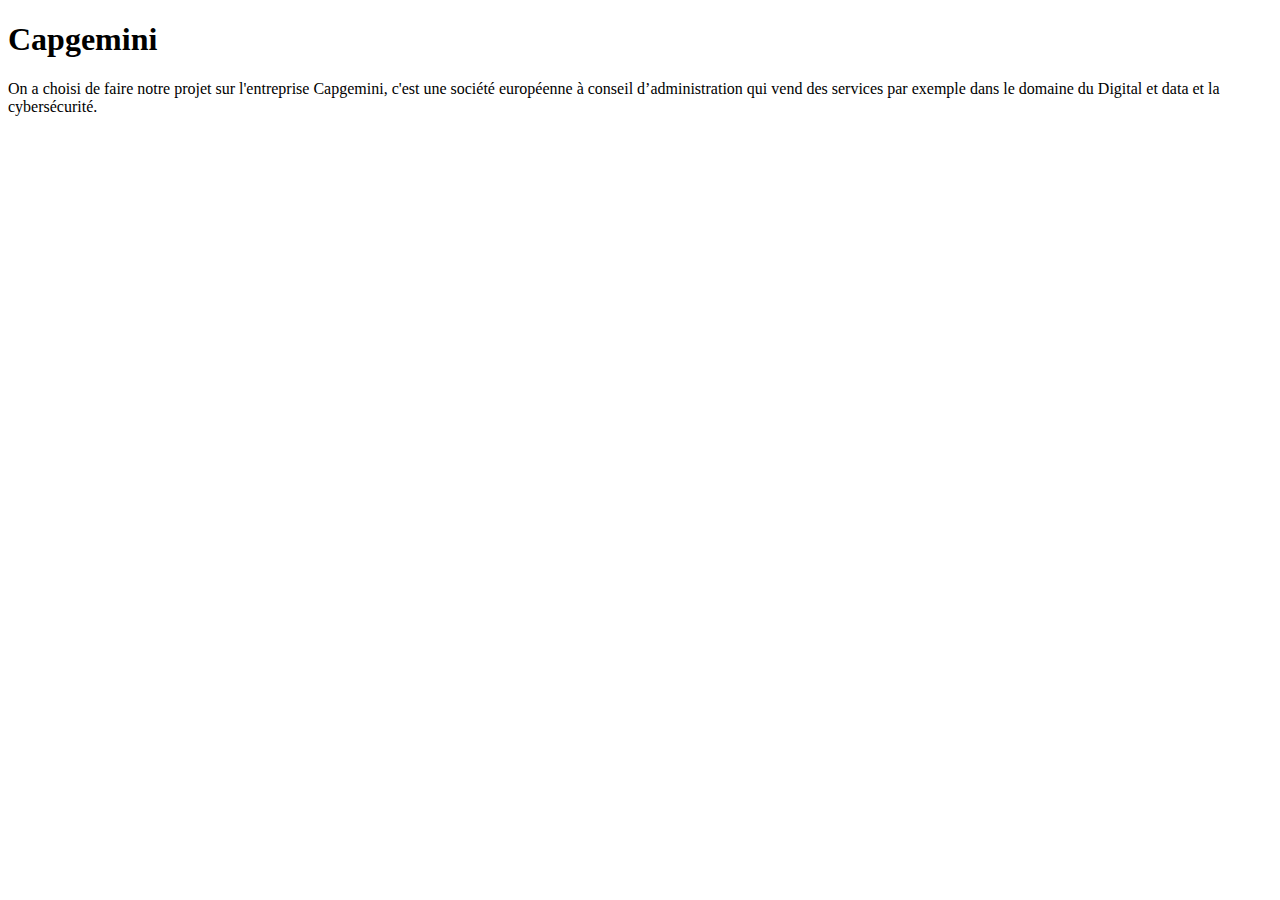
<file: index.html>
<!DOCTYPE html>
<html lang="en">
<head>
    <meta charset="UTF-8">
    <meta http-equiv="X-UA-Compatible" content="IE=edge">
    <meta name="viewport" content="width=device-width, initial-scale=1.0">
    <title>SAE06_Capgemini</title>
    <link rel="icon" type="image/x-icon" href="favicon.ico">
</head>
<body>
    <h1>Capgemini</h1>
    <p>
        On a choisi de faire notre projet sur l'entreprise Capgemini, c'est une société européenne à conseil d’administration qui vend des services par exemple dans le domaine du Digital et data et la cybersécurité.
    </p>
</body>
</html>
</file>
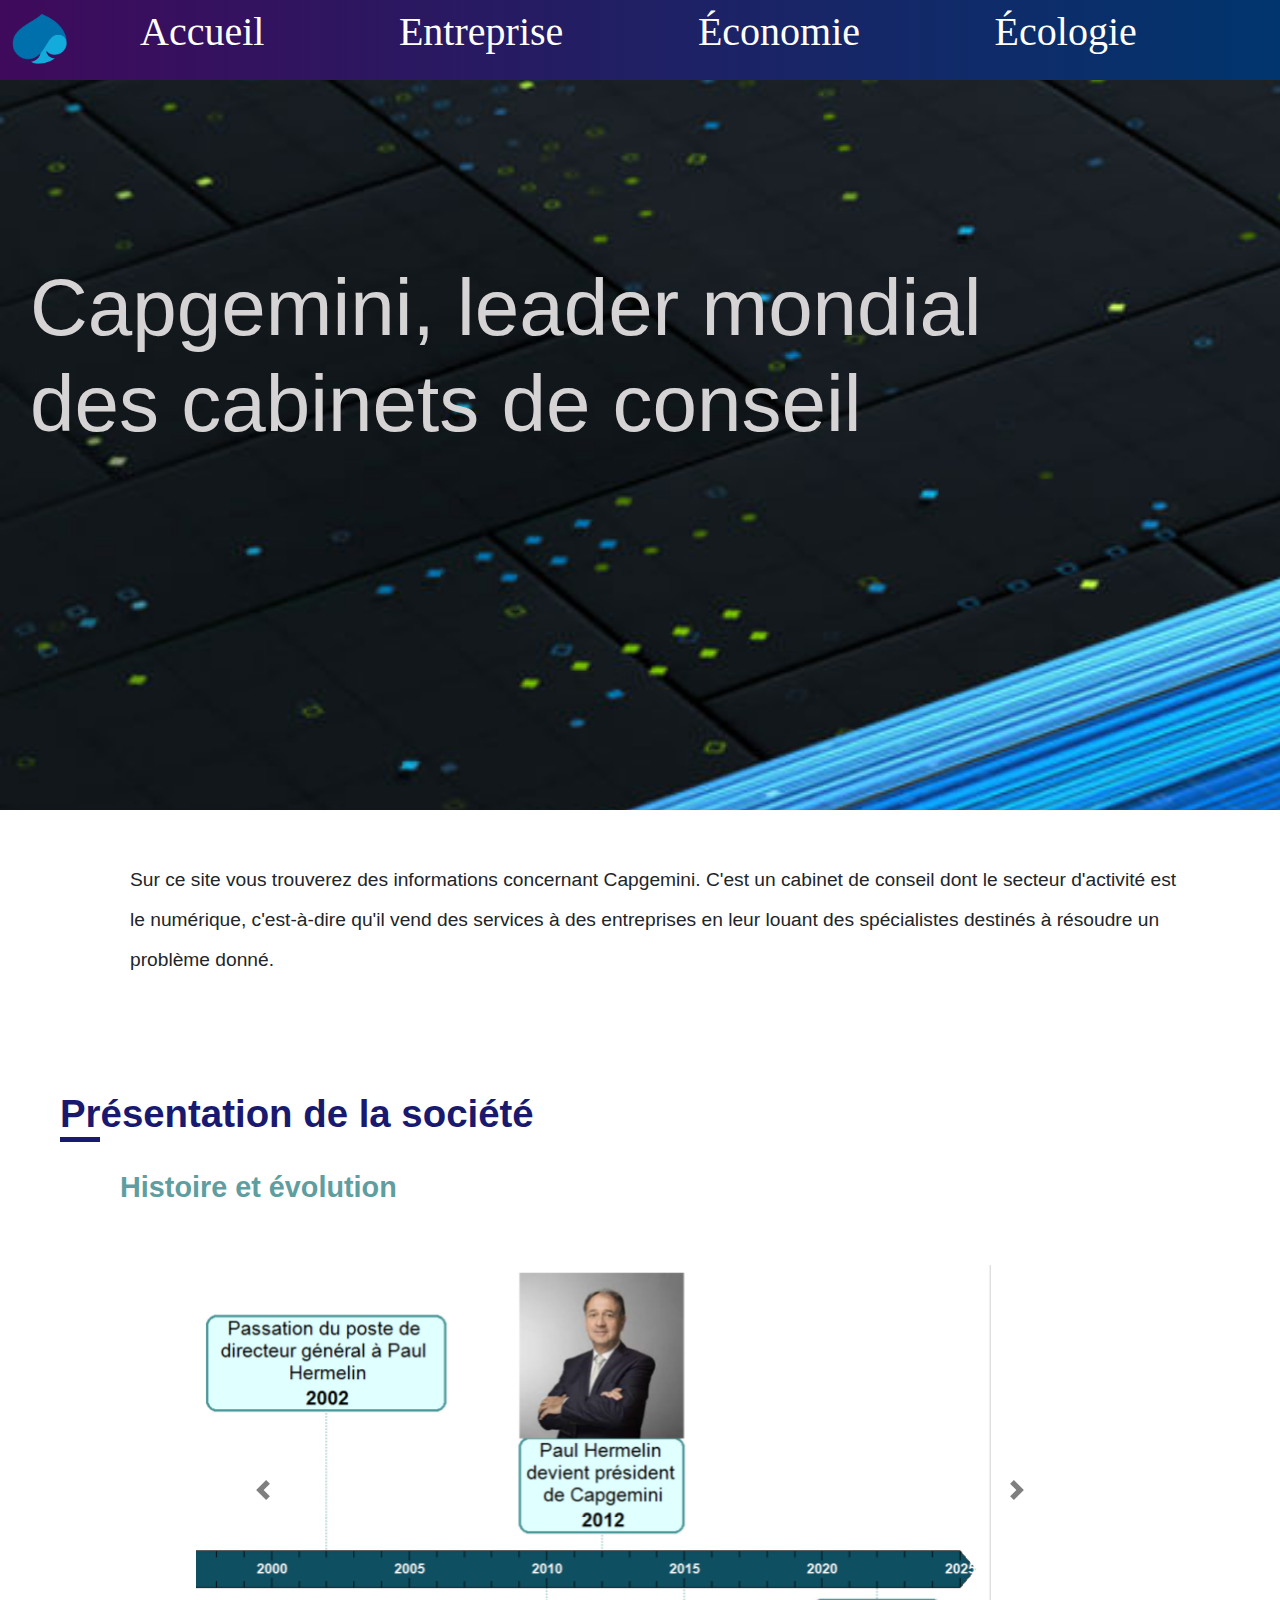
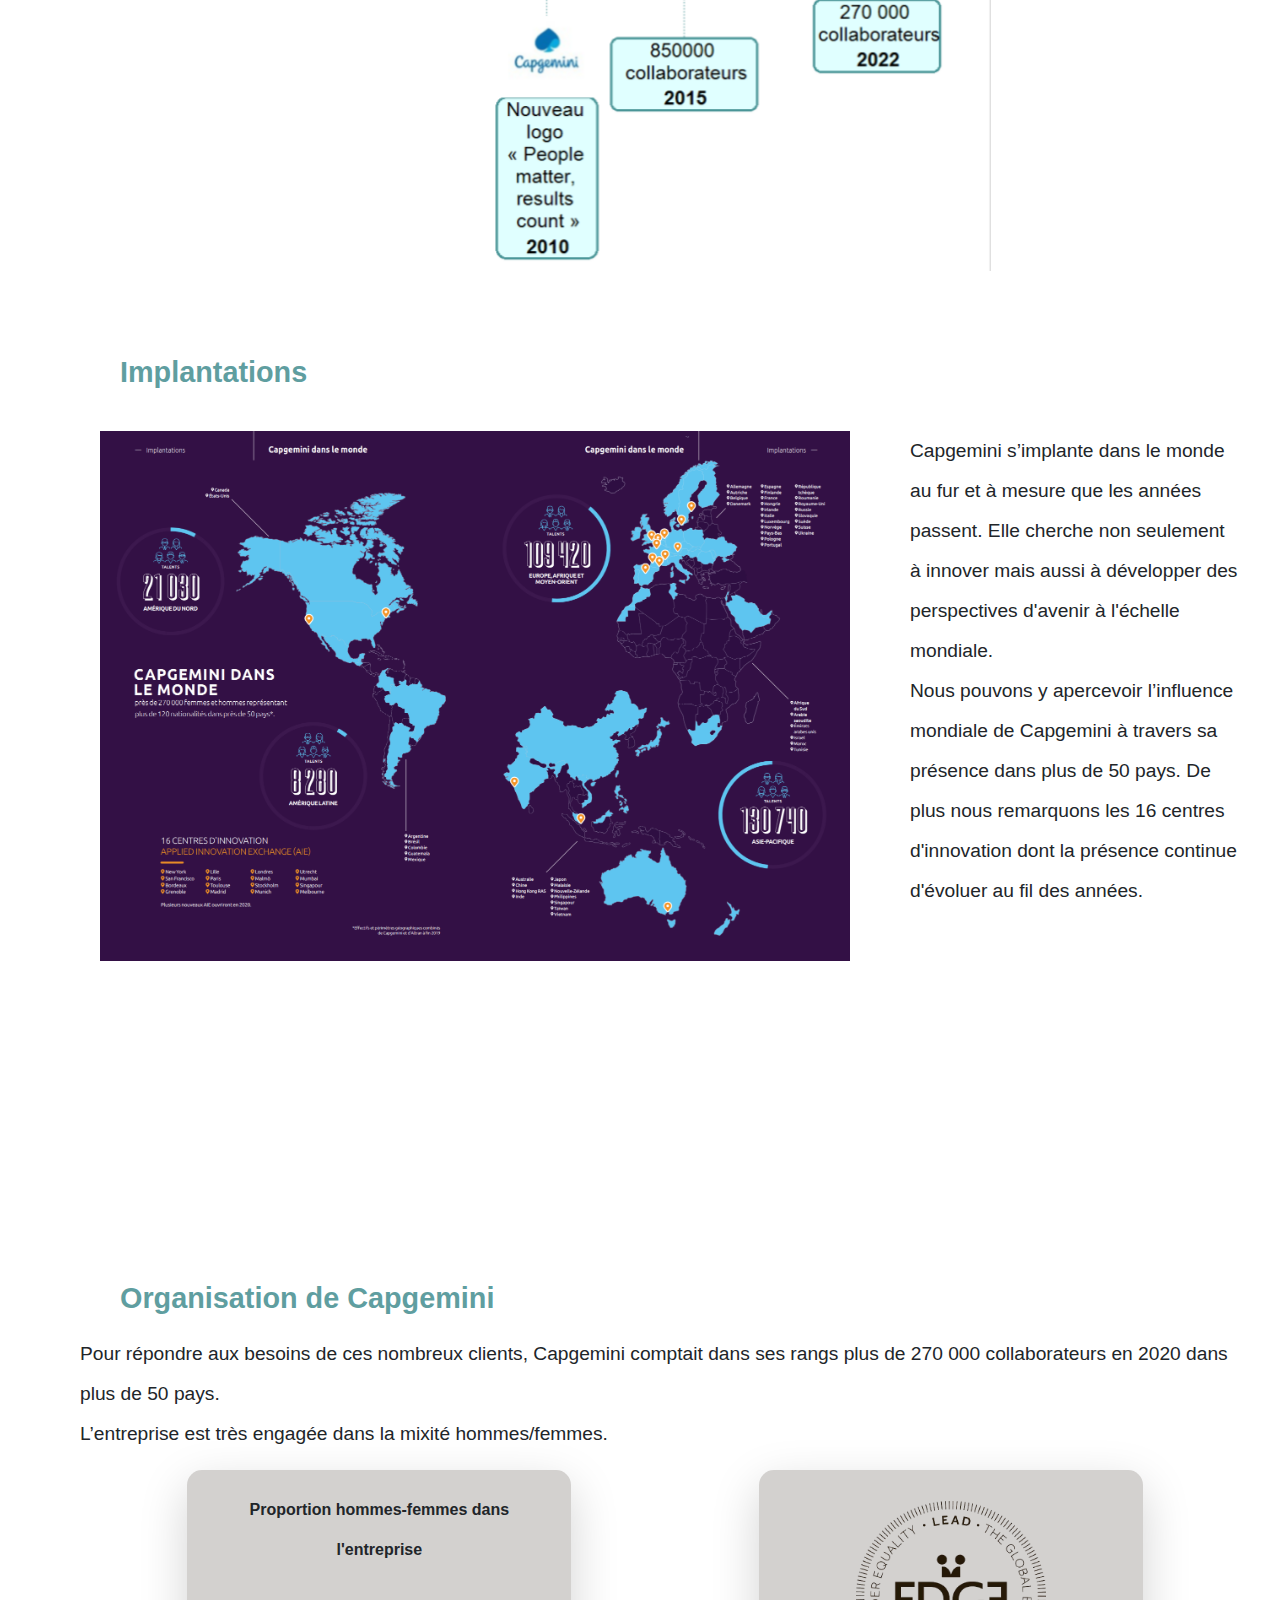
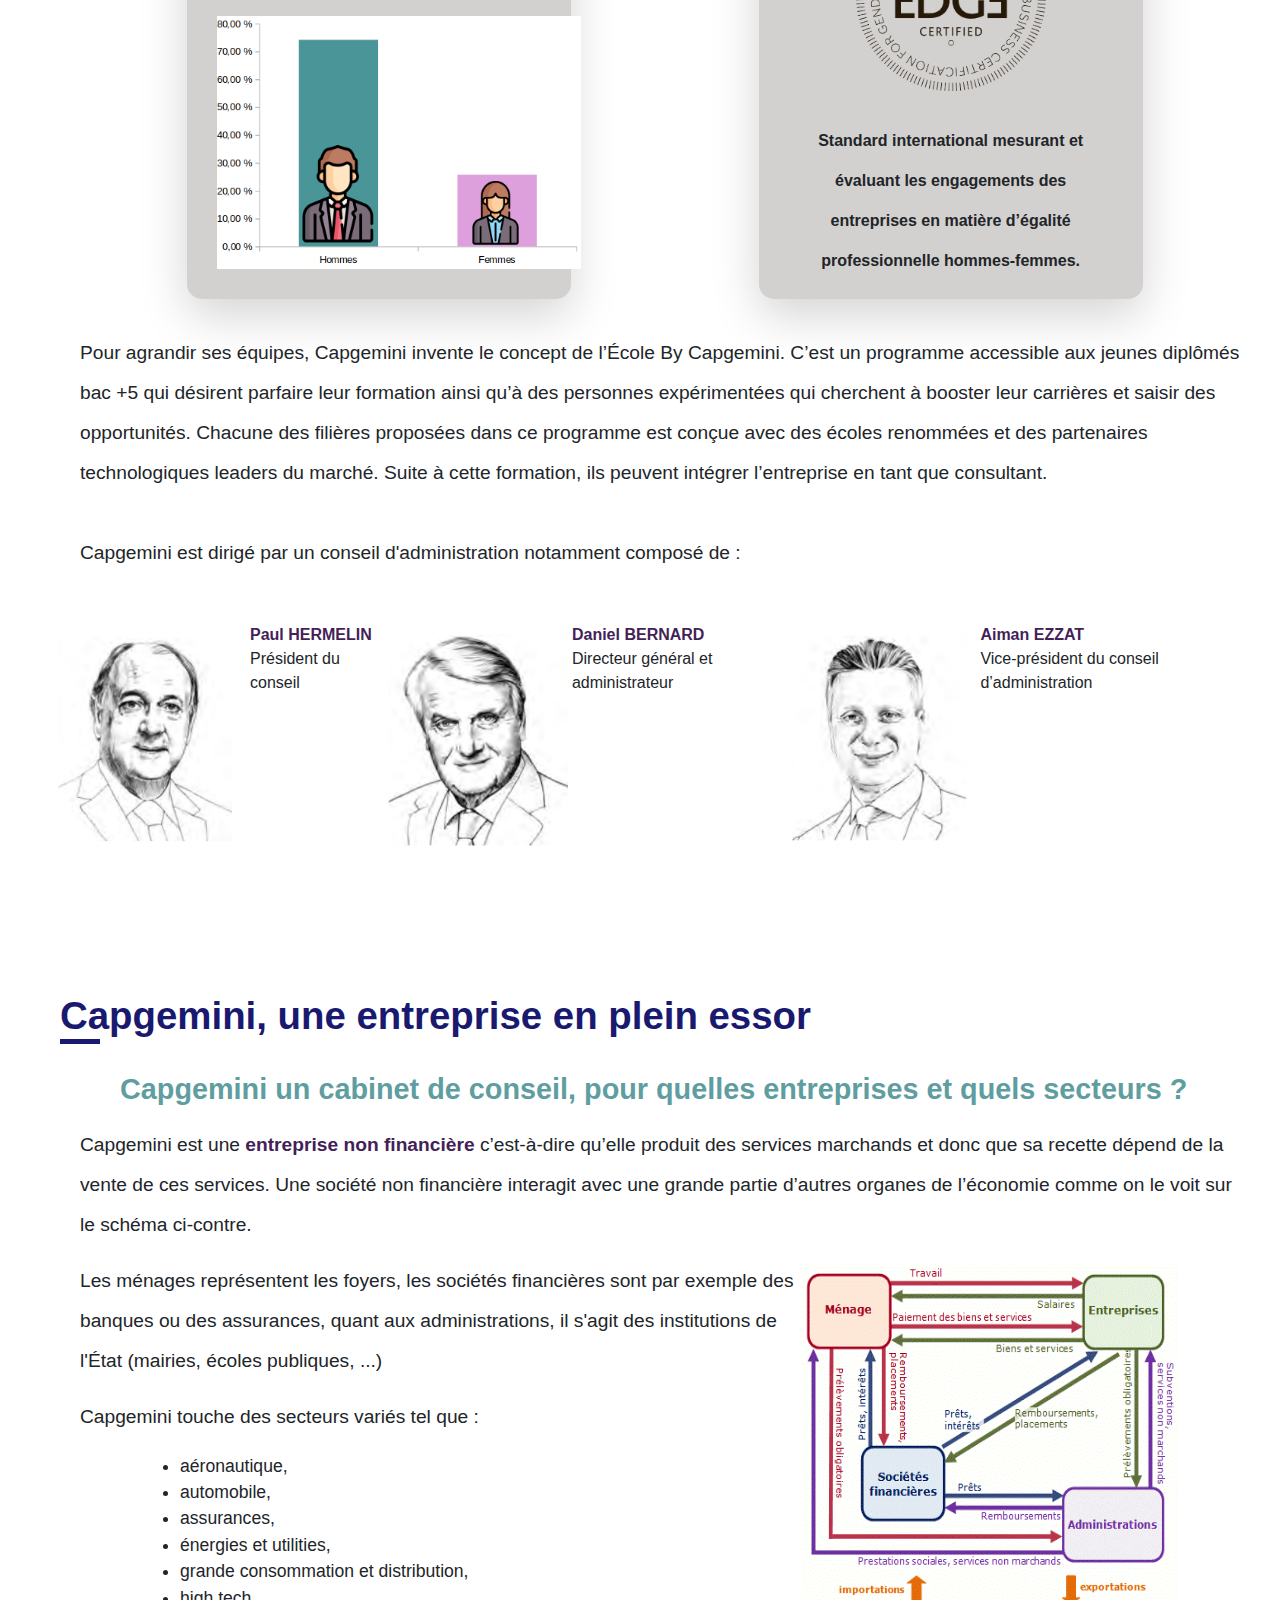
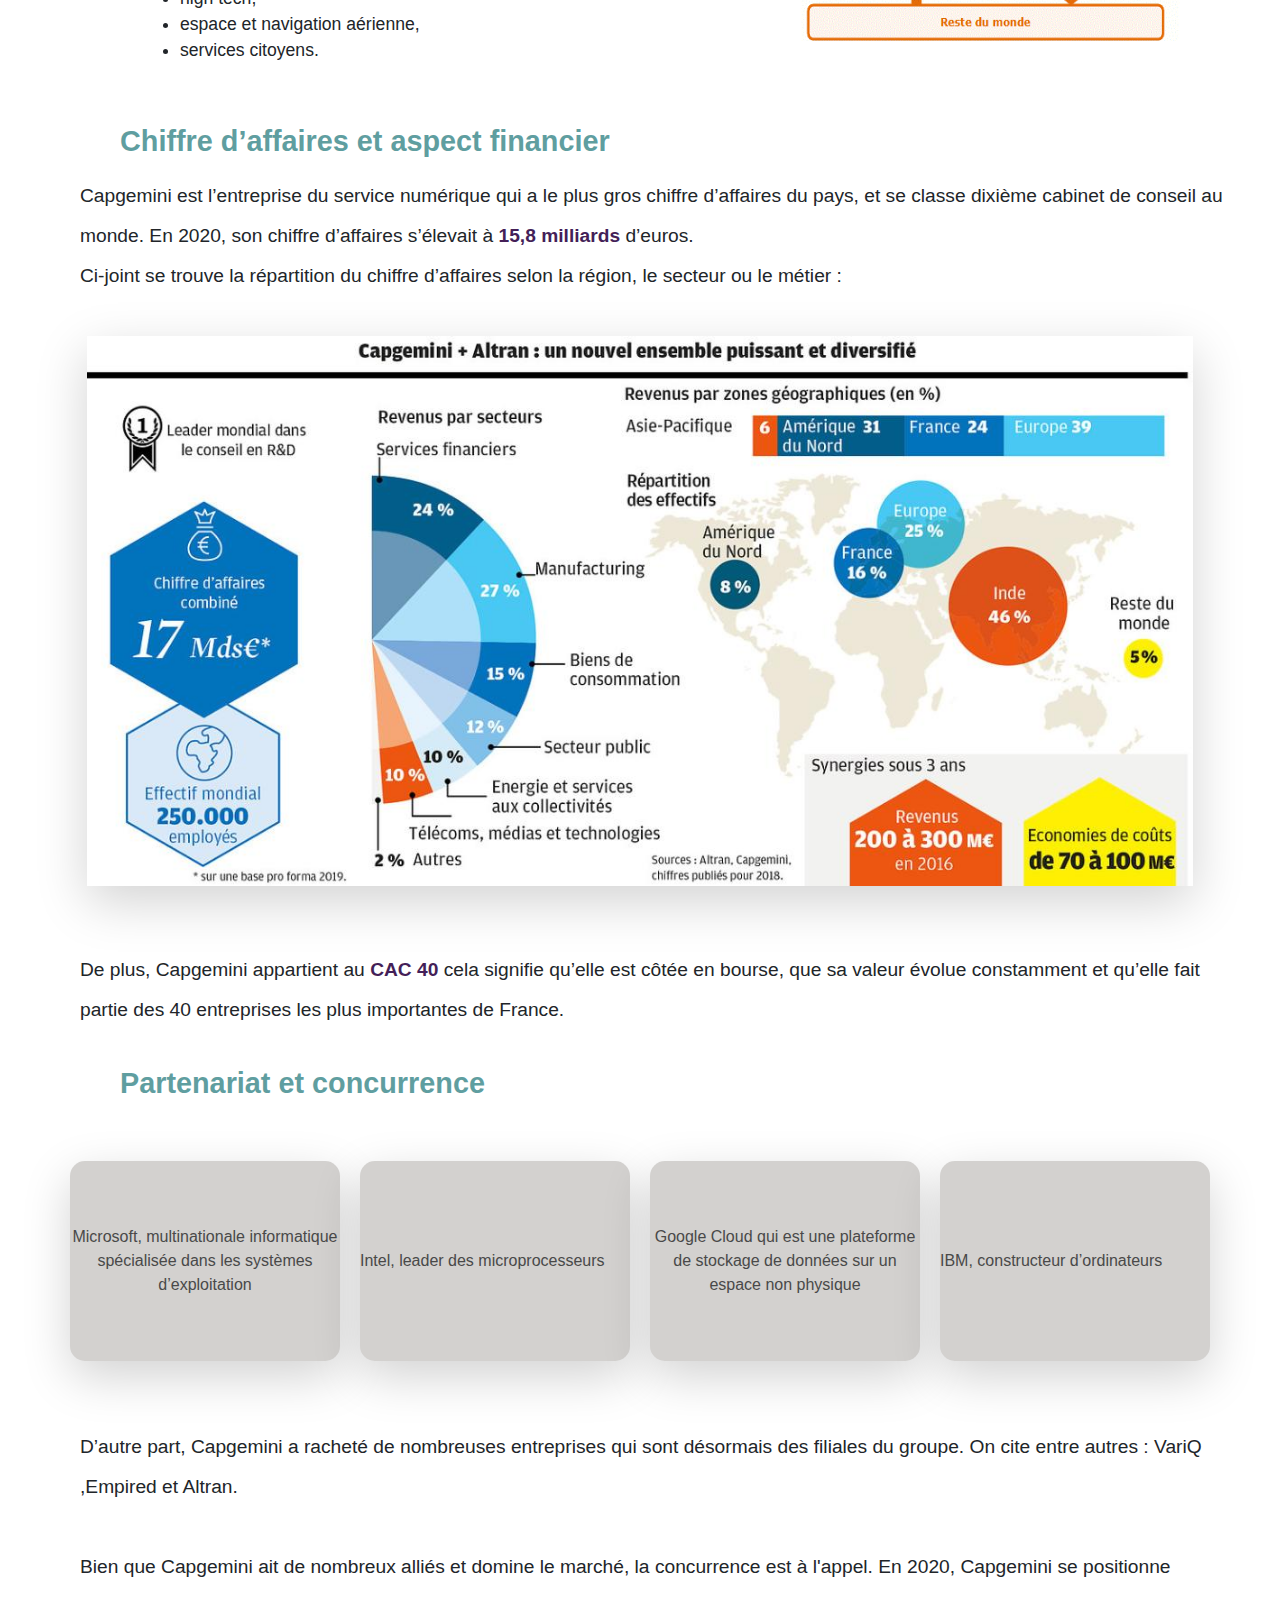
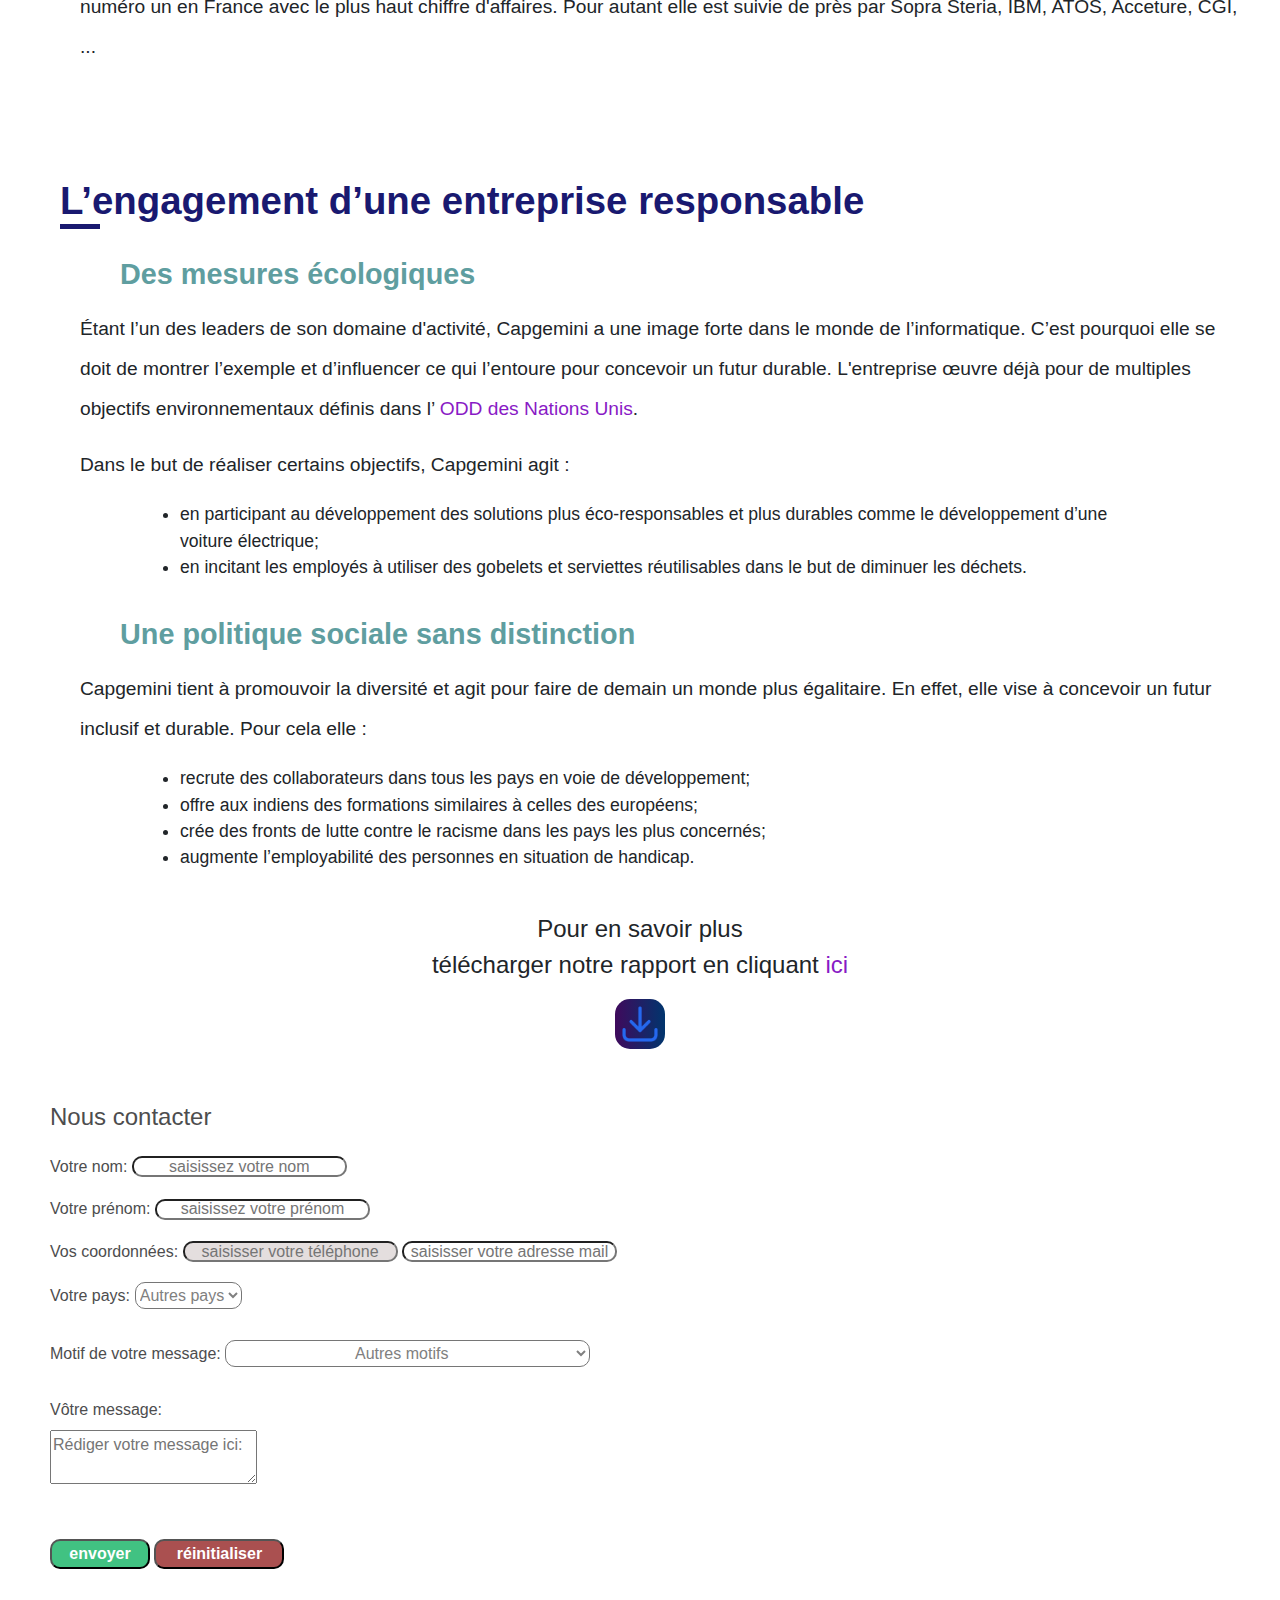
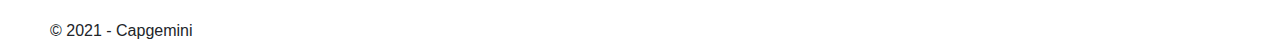
<file: Projet/site_web.html>
<!DOCTYPE html>
<html lang="fr">
<head>
    <meta charset="UTF-8">
    <meta name="viewport" content="width=device-width, initial-scale=1.0">
    <meta http-equiv="X-UA-Compatible" content="ie=edge">
    <title>Capgemini</title>
    <link rel="icon" href="[data-uri]">
    
    
    <link rel="stylesheet" href="https://stackpath.bootstrapcdn.com/bootstrap/4.3.1/css/bootstrap.min.css"
        integrity="sha384-ggOyR0iXCbMQv3Xipma34MD+dH/1fQ784/j6cY/iJTQUOhcWr7x9JvoRxT2MZw1T" crossorigin="anonymous">

    <script src="https://code.jquery.com/jquery-3.3.1.slim.min.js"
        integrity="sha384-q8i/X+965DzO0rT7abK41JStQIAqVgRVzpbzo5smXKp4YfRvH+8abtTE1Pi6jizo"
        crossorigin="anonymous"></script>

    <script src="https://stackpath.bootstrapcdn.com/bootstrap/4.3.1/js/bootstrap.min.js"
        integrity="sha384-JjSmVgyd0p3pXB1rRibZUAYoIIy6OrQ6VrjIEaFf/nJGzIxFDsf4x0xIM+B07jRM"
        crossorigin="anonymous"></script>

    <link rel="stylesheet" href="style_css_site_web.css">
</head>

<body>

<!-- ______________________________________________________________________ barre menu et header ______________________________________________________ -->
    <header>
        <div class="barre_menu">
            <img src="images/logo.png" alt="Logo du site" class="logo_menu">
            <nav class="navigation">
                <ul class="navigation">
                    <li>
                        <a href="#">Accueil</a>
                    </li>
                    <li>
                        <a href="#partie_entreprise">Entreprise</a>
                    </li>
                    <li>
                        <a href="#partie_economique">Économie</a>
                    </li>
                    <li>
                        <a href="#partie_ecologique">Écologie</a>
                    </li>
                </ul>
            </nav>
        </div>
        <h1 class="titre_principal">Capgemini, leader mondial<br>des cabinets de conseil</h1>
    </header>


<!-- ______________________________________________________________________ sous page accueil ______________________________________________________________________ -->

    <div class="sous_page_accueil">
        <p class="corps_de_texte">Sur ce site vous trouverez des informations concernant Capgemini. C'est un cabinet de conseil dont le secteur d'activité est le numérique, 
            c'est-à-dire qu'il vend des services à des entreprises en leur louant des spécialistes destinés à résoudre un problème donné.
        </p>
    </div>

<!-- ______________________________________________________________________ partie entreprise ______________________________________________________________________ -->

    <div id="partie_entreprise">

        <h2>Présentation de la société</h2>
        <h3>Histoire et évolution</h3>

        <!-- ______________________________________________________________________ carrousel ______________________________________________________________________ -->

        <div class="container">
            <div id="carouselExemple" class="carousel slide" data-ride="carousel">
                <div class="carousel-inner">
        
                    <div class="carousel-item active">
                        <img src="images/partie_entreprise/Histoire1.png" alt="Frise1"
                            class="d-block">
                    </div>
        
                    <div class="carousel-item">
                        <img src="images/partie_entreprise/Histoire2.png" alt="Frise2"
                            class="d-block">
                    </div>
        
                </div>
        
                <a href="#carouselExemple" class="carousel-control-prev" role="button" data-slide="prev" style="filter: invert(100%);">
                    <span class="carousel-control-prev-icon"></span>
                    <span class="sr-only">Previous</span>
                </a>
                <a href="#carouselExemple" class="carousel-control-next" role="button" data-slide="next" style="filter: invert(100%);">
                    <span class="carousel-control-next-icon"></span>
                    <span class="sr-only">Next</span>
                </a>
        
            </div>
        </div>


        <!-- ____________________________________________________________________________________________________________________________________________ -->

        <h3>Implantations</h3>

        <br>

        <img src="images/partie_entreprise/Implantations.png" alt="image implantation de Capgemini" class="img_partie_entreprise">

        <p class="corps_de_texte texte_entreprise_implantations">Capgemini s’implante dans le monde au fur et à mesure que les années passent. Elle cherche non seulement à innover mais aussi à développer des perspectives d'avenir à l'échelle mondiale. 
            <br>Nous pouvons y apercevoir l’influence mondiale de Capgemini à travers sa
            présence dans plus de 50 pays. De plus nous remarquons les 16 centres d'innovation dont la présence continue d'évoluer au fil des années.</p>

        <h3 class="troisieme_titre_entreprise">Organisation de Capgemini</h3>
        <p class="corps_de_texte">
            Pour répondre aux besoins de ces nombreux clients, Capgemini comptait dans ses rangs plus de 270 000 collaborateurs en 2020 dans plus de 50 pays. 
            <br>
            L’entreprise est très engagée dans la mixité hommes/femmes.</p>

            <div class="image_cote_cote_entreprise">

                <div class="fond_case_img_entreprise shadow-lg">
                    <p class="texte_img_entreprise texte_img_entreprise_gauche">Proportion hommes-femmes dans l'entreprise</p>
                    <img src="images/partie_entreprise/Proportions.png" alt="proportion hommes femmes" class="img_partie_entreprise_proportion_gauche">
                </div>

                <div class="fond_case_img_entreprise shadow-lg">
                    <img src="images/partie_entreprise/EDGE.png" alt="certification EDGE" class="img_partie_entreprise_proportion_droite">
                    <p class="texte_img_entreprise">Standard international mesurant et évaluant les engagements des entreprises en matière d’égalité professionnelle hommes-femmes.</p>
                </div>

            </div>

            <br>

            <p class="corps_de_texte">Pour agrandir ses équipes, Capgemini invente le concept de l’École By Capgemini. C’est un programme accessible aux jeunes diplômés bac +5 qui désirent parfaire leur formation ainsi qu’à des personnes expérimentées qui cherchent à booster leur carrières et saisir des opportunités. 
                Chacune des filières proposées dans ce programme est conçue avec des écoles renommées et des partenaires technologiques leaders du marché. Suite à cette formation, ils peuvent intégrer l’entreprise en tant que consultant.</p>

            <br>

            <p class="corps_de_texte">Capgemini est dirigé par un conseil d'administration notamment composé de :</p>

            <div class="partie_monsieur">
                <a href="https://www.capgemini.com/fr-fr/ressources/biographie-paul-hermelin/"><img src="images/partie_entreprise/HERMELIN.png" alt="Paul HERMELIN image" class="img_monsieur" ></a>
                <p><span class="mot_important">Paul HERMELIN</span> <br> Président du conseil</p>
                <a href="https://www.capgemini.com/fr-fr/ressources/biographie-daniel-bernard/"><img src="images/partie_entreprise/DANIEL.png" alt="Daniel BERNARD image" class="img_monsieur" ></a>
                <p><span class="mot_important">Daniel BERNARD</span> <br> Directeur général et administrateur</p>
                <a href="https://www.capgemini.com/fr-fr/ressources/biographie-aiman-ezzat/"><img src="images/partie_entreprise/AIMAN.png" alt="Aiman EZZAT image" class="img_monsieur" ></a>
                <p><span class="mot_important">Aiman EZZAT</span> <br> Vice-président du conseil d’administration</p>
            </div>
        
        </div>

<!-- ______________________________________________________________________ partie economique ______________________________________________________________________ -->

    <div id="partie_economique">

        <h2>Capgemini, une entreprise en plein essor</h2>
        <h3>Capgemini un cabinet de conseil, pour quelles entreprises et quels secteurs ?</h3>

        <p class="corps_de_texte">Capgemini est une <span class="mot_important">entreprise non financière</span> c’est-à-dire qu’elle produit des services marchands et donc que sa recette dépend de la vente de ces services. 
            Une société non financière interagit avec une grande partie d’autres organes de l’économie comme on le voit sur le schéma ci-contre.</p>
        
        <img src="images/partie_economique/circuit_economique.png" alt="schéma circuit économique" class="img_1_partie_economique">
        
        <p class="corps_de_texte">Les ménages représentent les foyers, les sociétés financières sont par exemple des banques ou des assurances, 
            quant aux administrations, il s'agit des institutions de l'État (mairies, écoles publiques, ...)
        </p>

        <p class="corps_de_texte">Capgemini touche des secteurs variés tel que :</p>
        
        <ul class="liste">
            <li>aéronautique,</li>
            <li>automobile,</li>
            <li>assurances,</li>
            <li>énergies et utilities,</li>
            <li>grande consommation et distribution,</li>
            <li>high tech,</li>
            <li>espace et navigation aérienne,</li>
            <li>services citoyens.</li>
        </ul>

        <br>

        <h3>Chiffre d’affaires et aspect financier</h3>

        <p class="corps_de_texte">Capgemini est l’entreprise du service numérique qui a le plus gros chiffre d’affaires du pays, et se classe dixième cabinet de conseil au monde.
            En 2020, son chiffre d’affaires s’élevait à <span class="mot_important">15,8 milliards</span> d’euros. 
            <br>Ci-joint se trouve la répartition du chiffre d’affaires selon la région, le secteur ou le métier :</p>
        <img src="images/partie_economique/chiffre_affaire.jpg" alt="chiffre d'affaire de Capgemini" class="background_img_2_partie_economique img_2_partie_economique shadow-lg">
        <br>
        <p class="corps_de_texte">De plus, Capgemini appartient au <span class="mot_important">CAC 40</span> cela signifie qu’elle est côtée en bourse, 
            que sa valeur évolue constamment et qu’elle fait partie des 40 entreprises les plus importantes de France.</p>

        <h3>Partenariat et concurrence</h3>

        <div class="case_texte_economie">
            <p class="texte_pour_case_economie shadow-lg">Microsoft, multinationale informatique spécialisée dans les systèmes d’exploitation</p>
            <p class="texte_pour_case_economie shadow-lg">Intel, leader des microprocesseurs</p>
            <p class="texte_pour_case_economie shadow-lg">Google Cloud qui est une plateforme de stockage de données sur un espace non physique</p>
            <p class="texte_pour_case_economie shadow-lg">IBM, constructeur d’ordinateurs</p>
        </div>

        <p class="corps_de_texte">D’autre part, Capgemini a racheté de nombreuses entreprises qui sont désormais des filiales du groupe. On cite entre autres : VariQ ,Empired et Altran.
            <br>
            <br>
            Bien que Capgemini ait de nombreux alliés et domine le marché, la concurrence est à l'appel.
            En 2020, Capgemini se positionne numéro un en France avec le plus haut chiffre d'affaires. Pour autant elle est suivie de près par Sopra Steria, IBM, ATOS, Acceture, CGI, ...
        </p>
    </div>

<!-- ______________________________________________________________________ partie ecologique ______________________________________________________________________ -->

    <div id="partie_ecologique">

        <h2>L’engagement d’une entreprise responsable</h2>

        <h3>Des mesures écologiques</h3>

        <p class="corps_de_texte">Étant l’un des leaders de son domaine d'activité, Capgemini a une image forte dans le monde de l’informatique. 
            C’est pourquoi elle se doit de montrer l’exemple et d’influencer ce qui l’entoure pour concevoir un futur durable. L'entreprise œuvre déjà pour de multiples objectifs environnementaux définis dans l’
            <a href="https://fr.wikipedia.org/wiki/Objectifs_de_d%C3%A9veloppement_durable">ODD des Nations Unis</a>.
        </p>


        <p class="corps_de_texte">Dans le but de réaliser certains objectifs, Capgemini agit :</p>
            <ul class="liste">
                <li>en participant au développement des solutions plus éco-responsables et plus durables comme le développement d’une voiture électrique;</li>
                <li>en incitant les employés à utiliser des gobelets et serviettes réutilisables dans le but de diminuer les déchets.</li>
            </ul>

        <h3>Une politique sociale sans distinction</h3>

        <p class="corps_de_texte">Capgemini tient à promouvoir la diversité et agit pour faire de demain un monde plus égalitaire. En effet,  
            elle vise à concevoir un futur inclusif et durable. Pour cela elle :</p>
            <ul class="liste">
                <li>recrute des collaborateurs dans tous les pays en voie de développement;</li>
                <li>offre aux indiens des formations similaires à celles des européens;</li>
                <li>crée des fronts de lutte contre le racisme dans les pays les plus concernés;</li>
                <li>augmente l’employabilité des personnes en situation de handicap.</li>
            </ul>

        </div>

<!-- ______________________________________________________________________ téléchager rapport ______________________________________________________________________ -->

    <div id="telechargement">
        <br>
        <p class="titre_download">
            Pour en savoir plus 
            <br>télécharger notre rapport en cliquant <a href="https://raw.githubusercontent.com/mbeaudru-iut90/SAE_06_Capgemini/main/doc/Fernandes_SAES106_C1_Capgemini.pdf">ici</a>
        </p>
        <a href="https://raw.githubusercontent.com/mbeaudru-iut90/SAE_06_Capgemini/main/doc/Fernandes_SAES106_C1_Capgemini.pdf">
            <img src="images/download.png" alt="image téléchargement" class="download image_download">
        </a>
    </div>

<!-- ______________________________________________________________________nous contacter ______________________________________________________________________ -->
    
    <div id="formulaire_contact">
        <form class="formulaire">

            <fieldset>
                <legend class="titre_form_contact">Nous contacter</legend>


                <div>
                    <label for="nom">Votre nom: </label>
                    <input id="nom" placeholder="saisissez votre nom">
                </div>
                
                
                <div>
                    <label for="prénom">Votre prénom: </label>
                    <input id="prénom" placeholder="saisissez votre prénom">
                </div>
                
                <div>
                    <label for="vos_coordonnees">Vos coordonnées: </label>
                    <input id="vos_coordonnees" pattern="[0-9]{10}" placeholder="saisisser votre téléphone" required>
                    <input placeholder="saisisser votre adresse mail">
                </div>
                
                
                <div>
                    <label for="pays">Votre pays: </label>
                    <select class="selection_votre_pays" id="pays">
                        <option value="1">Autres pays</option>
                        <option value="2">France</option>
                        <option value="3">Italie</option>
                        <option value="4">Allemagne</option>
                        <option value="5">Angleterre</option>
                        <option value="6">Autriche</option>
                        <option value="7">État-Unis</option>
                        <option value="8">Norvège</option>
                        <option value="9">Japon</option>
                    </select>
                </div>

                <br>

                <div>
                    <label for="motif">Motif de votre message: </label>
                    <select class="selection_motif_contact" id="motif">
                        <option value="1">Autres motifs</option>
                        <option value="2">Vous voulez des renseignements sur Capgemini</option>
                        <option value="3">Vous avez des suggestions pour notre site</option>
                    </select>
                </div>

                <br>

                <div>
                    <label for="votre_message">Vôtre message: </label>
                    <br>
                    <textarea id="votre_message" placeholder="Rédiger votre message ici: "></textarea>
                </div>
                <br>
                <br>

                <button class="valider_form_contact">envoyer</button>
                <button type="reset" class="effacer_form_contact">réinitialiser</button>
            </fieldset>
        </form>
    </div>

    <footer class="fin_page">
        &copy; 2021 - Capgemini
    </footer>
</body>
</html>
</file>
<file: Projet/style_css_site_web.css>
@import url(https://fonts.googleapis.com/css2?family=Roboto:wght@100&display=swap);


/* ***************************************************************************************************************************************************** */
/* ********************************************************************* VERSION ORDINATEUR ************************************************************ */
/* ***************************************************************************************************************************************************** */

@media screen and (min-width: 1200px) {

/* ******************************************************************** commun à tt partie ************************************************************* */
    html {
        scroll-behavior: smooth;
    }

    body {
        font-family: sans-serif;
        margin: 0px 0px 0px 0px;
    }

    h2 {
        color: midnightblue;
        font-weight: bold;
        font-size: 2.4em;
        padding: 95px 40px 5px 60px;
        position: relative;
    }

    h2::before {
        background-color: midnightblue;
        width: 40px;
        height: 5px;
        content: " ";
        position: absolute;
        bottom: 0;
    }

    h3 {
        color: cadetblue;
        font-weight: bold;
        font-size: 1.8em;
        padding: 20px 40px 10px 120px;   
    }

    .corps_de_texte {
        padding: 0px 40px 0px 80px;
        font-size: 1.2em;
        line-height: 40px;
    }

    .mot_important {
        font-weight: bold;
        color:#441f58;
    }

    .liste {
        font-size: 1.1em;
        padding: 0px 120px 0px 180px;
    }

    a {
        text-decoration: none;
        color: #891ac5;
    }

    a:hover {
        color: plum;
    }

/* ***************************************************************** barre menu et header ************************************************************* */


    header {
        display: flex;
        background: url('images/image_accueil.jpg') fixed;
        background-size: cover;
        height: 90vh;
        width: 100%;
    }

    .barre_menu {
        display: flex;
        align-items: center;
        background: linear-gradient(to right, #3f0a5c,#01356d);
        position: fixed;
        width: 100%;
        height: 80px;
        z-index: 1;
    }

    .logo_menu {
        float: left;
        width: 60px;
        margin: 0px 10px 0px 10px;
    }

    .navigation {
        display: flex;
        justify-content: space-between;
        margin-left: 10px;
        list-style: none;
        width: 90%;
    }

    .navigation li {
        list-style-type: none;
    }

    nav.navigation li a {
        text-decoration: none;
        color: white;
        font-family: 'cabin';
        text-align: center;
        font-size: 40px;
    }

    .navigation a:hover {
        color: plum;
    }

    .titre_principal {
        color: rgb(214, 211, 213);
        position: relative;
        font-family: sans-serif;
        font-size: 5em;
        text-align: left;
        padding: 260px 0px 200px 30px;
    }


/* ******************************************************************* sous page accueil **************************************************************** */

    .sous_page_accueil {
        display: flex;
        justify-content: space-evenly;
        margin: 50px 50px 0px 50px;
    }

/* ******************************************************************* partie entreprise *************************************************************** */

.container {
    margin-top: 50px;
    margin-bottom: 220px;
}

#carouselExemple {
    width: 80%;
    margin: auto;
    height: 50vh;
}

.carousel-item img {
    width: 100%;
    height: auto;
}

.img_partie_entreprise {
    display: flex;
    float: left;
    margin-left: 100px;
    margin-right: 60px;
    width: 750px;
    height: 529.683px;
}

.troisieme_titre_entreprise {
    margin-top: 350px;
}

.fond_case_img_entreprise {
    margin-left: 50px;
    margin-bottom: 10px;
    background: rgb(211, 209, 207);
    width: 30%;
    align-content: center;
    border-radius: 15px;
}

.img_partie_entreprise_proportion_gauche {
    display: flex;
    align-items: center;
    justify-content: space-evenly;
    margin: auto;
    padding: 30px;
    height: 313px;
}

.img_partie_entreprise_proportion_droite {
    display: flex;
    align-items: center;
    justify-content: space-evenly;
    margin: auto;
    padding: 30px;
    height: 250px;
}

.image_cote_cote_entreprise {
    display: flex;
    justify-content: space-evenly;
}

.texte_img_entreprise {
    font-size: 1.0em;
    padding: 0px 40px 0px 40px;
    line-height: 40px;
    text-align: center;
    font-weight: bold;
}

.texte_img_entreprise_gauche {
    margin-top: 20px;
}

.partie_monsieur {
    display: flex;
    justify-content: space-evenly;
    margin: 50px;
}

.img_monsieur {
    width: 200px;
}

.img_monsieur:hover {
    transform: scale(1.30);
}

/* ******************************************************************** partie économie **************************************************************** */

    #partie_economique {
        display: block;
    }

    .img_1_partie_economique {
        display: block;
        float: right;
        margin-left: auto;
        margin-right: 100px;
        height: 380px;
        width: 380px;   
    }

    .img_2_partie_economique {
        display: block;
        height: 550px;
        margin: 40px auto 40px auto;
    }

    .case_texte_economie {
        display: flex;
        justify-content: space-evenly;
        margin: 50px;
    }

    .texte_pour_case_economie {
        width: 270px;
        height: 200px;
        background: rgb(211, 209, 207);
        color: rgb(73, 73, 73);
        text-align: center;
        display: flex;
        align-items: center;
        border-radius: 15px;
    }


/* *********************************************************************** download ******************************************************************** */

    .titre_download {
        text-align: center;
        font-size: x-large;
    }

    .download {
        display: flex;
        align-content: center;
        margin-left: auto;
        margin-right: auto;
        background: linear-gradient(to right, #3f0a5c,#01356d);
        align-items: center;
        height: 50px;
        width: 200px;
        border-radius: 15px;
    }

    .download:hover {
        transform: scale(1.35);
    }

    /*  couleur download rgb(118, 206, 107), rgb(18, 119, 60) */

    .image_download {
        width: 50px;
        height: 50px;   
    }

/* ******************************************************************* formulaire contacter ************************************************************ */

    .formulaire {
        padding: 50px;
    }

    /* ubuntu, Verdana, Arial, sans-serif -------> police du site Capgemini */

    .titre_form_contact {
        font-size: x-large;
        color:rgb(77, 77, 78);
        font-weight: 500;
        margin-bottom: 20px;
    }

    label {
        color:rgb(77, 77, 78);
    }

    form input {
        border-radius: 10px;
        height: 21px;
        margin-bottom: 20px;
    }

    input::placeholder {
        font-weight: 500;
        text-align: center;
    }

    input:invalid  {background-color: rgb(228, 222, 222);}

    .selection_votre_pays {
        background: white;
        border-radius: 10px;
        height: 27px;
        text-align: center;
        color: gray;
        font-weight: 500;
    }

    .selection_motif_contact {
        background: white;
        border-radius: 10px;
        height: 27px;
        text-align: center;
        color: gray;
        font-weight: 500;
    }

    .valider_form_contact {
        background: #00ad57be;
        border-radius: 10px;
        width: 100px;
        color: white;
        font-weight: bold;
    }

    .effacer_form_contact {
        background: rgba(131, 0, 0, 0.685);
        border-radius: 10px;
        width: 130px;
        color: white;
        font-weight: bold;
    }


/* *********************************************************************** footer ********************************************************************** */

    .fin_page {
        padding-left: 50px;
    }

}







/* ***************************************************************************************************************************************************** */
/* ****************************************************************** VERSION SMARTPHONE *************************************************************** */
/* ***************************************************************************************************************************************************** */

@media screen and (max-width: 1200px) {

    html {
        scroll-behavior: smooth;
    }

    body {
        font-family: sans-serif;
        margin: 0px 0px 0px 0px;
    }

    h2 {
        color: midnightblue;
        font-weight: bold;
        font-size: 2em;
        padding: 35px 40px 5px 40px;
        position: relative;
    }

    h3 {
        color: cadetblue;
        font-weight: bold;
        font-size: 1.8em;
        padding: 20px 40px 10px 60px;   
    }

    .corps_de_texte {
        padding: 0px 35px 0px 35px;
        font-size: 1.2em;
    }

    .mot_important {
        font-weight: bold;
        color:#4f2566;
    }

    .liste {
        font-size: 1em;
        padding: 0px 80px 0px 80px;
    }

    a {
        text-decoration: none;
        color: #891ac5;
    }

    /* ***************************************************************** barre menu et header ************************************************************* */
    
    header {
        display: flex;
        background: url('images/image_accueil.jpg') fixed;
        background-size: cover;
        height: 50vh;
        width: 100%;
    }


    .logo_menu {
        float: left;
        width: 40px;
        margin: 0px 10px 0px 10px;
    }

    .navigation {
        display: none;
    }


    .titre_principal {
        color: rgb(214, 211, 213);
        position: absolute;
        font-family: sans-serif;
        font-size: 3em;
        text-align: left;
        padding: 60px 0px 200px 30px;
    }

    /* ******************************************************************* sous page accueil **************************************************************** */
    
    .sous_page_accueil {
        display: flex;
        justify-content: space-evenly;
        margin: 50px;
    }

    .paragraphe_complementaire {
        text-align: center;
        width: 200px;
    }

    /* ******************************************************************* partie entreprise *************************************************************** */

    .container {
        margin-top: 50px;
    }

    #carouselExemple {
        width: 80%;
        margin: auto;
    }

    .carousel-item img {
        width: 100%;
        height: auto;
    }

    .img_partie_entreprise {
        display: flex;
        margin-left: auto;
        margin-right: auto;
        margin-bottom: 50px;
        width: 400px;
        height: 282.4976px;
    }

    .troisieme_titre_entreprise {
        margin-top: 20px;
    }

    .fond_case_img_entreprise {
        margin-left: 50px;
        background: rgb(211, 209, 207);
        width: 80%;
        height: 30%;
        align-content: center;
        border-radius: 15px;
        margin: 50px;
    }

    .img_partie_entreprise_proportion_gauche {
        display: flex;
        align-items: center;
        justify-content: space-evenly;
        margin: auto;
        padding-bottom: 15px;
        height: 200px;
    }

    .img_partie_entreprise_proportion_droite {
        display: flex;
        align-items: center;
        justify-content: space-evenly;
        margin: auto;
        padding: 30px;
        height: 150px;
    }

    .texte_img_entreprise {
        font-size: 0.8em;
        padding: 0px 40px 0px 40px;
        line-height: 40px;
        text-align: center;
    }

    .texte_img_entreprise_gauche {
        margin-top: 20px;
    }

    .partie_monsieur {
        margin-left: 50px;
    }

    .img_monsieur {
        width: auto;
    }

    /* ******************************************************************** partie économie **************************************************************** */
    
    #partie_economique {
        display: block;
    }

    .img_1_partie_economique {
        display: block;
        float: right;
        margin-left: 55px;
        margin-right: 55px;
        margin-bottom: 60px;
        height: 300px;
        width: 300px;   
    }

    .img_2_partie_economique {
        display: block;
        height: 180px;
        margin: 40px auto 40px auto;
    }

    .case_texte_economie {
        margin: 50px;
    }

    .texte_pour_case_economie {
        font-size: .7em;
        background: rgb(211, 209, 207);
        color: rgb(73, 73, 73);
        margin: 20px;
        padding: 50px;
        width: auto;
        height: 30px;
        text-align: center;
        display: flex;
        align-items: center;
        border-radius: 15px;
    }


    /* *********************************************************************** download ******************************************************************** */
    
    .titre_download {
        text-align: center;
        font-size: x-large;
    }
    
    .download {
        display: flex;
        align-content: center;
        margin-left: auto;
        margin-right: auto;
        background: linear-gradient(to right, #3f0a5c,#01356d);
        align-items: center;
        height: 50px;
        width: 200px;
        border-radius: 15px;
    }

    /*  couleur download rgb(118, 206, 107), rgb(18, 119, 60) */

    .image_download {
        width: 50px;
        height: 50px;   
    }

    /* ******************************************************************* formulaire contacter ************************************************************ */
    
    .formulaire {
        padding: 50px;
    }

    /* ubuntu, Verdana, Arial, sans-serif -------> police du site Capgemini */

    .titre_form_contact {
        font-size: x-large;
        color:rgb(77, 77, 78);
        font-weight: 500;
        margin-bottom: 20px;
    }

    label {
        color:rgb(77, 77, 78);
    }

    form input {
        border-radius: 10px;
        height: 21px;
        margin-bottom: 20px;
    }

    input::placeholder {
        font-weight: 500;
        text-align: center;
    }

    input:invalid  {background-color: rgb(228, 222, 222);}

    .selection_votre_pays {
        background: white;
        border-radius: 10px;
        height: 27px;
        text-align: center;
        color: gray;
        font-weight: 500;
    }

    .selection_motif_contact {
        background: white;
        border-radius: 10px;
        height: 27px;
        width: 80%;
        text-align: center;
        color: gray;
        font-weight: 500;
    }

    .valider_form_contact {
        background: #00ad57be;
        border-radius: 10px;
        width: 100px;
        color: white;
        font-weight: bold;
    }

    .effacer_form_contact {
        background: rgba(131, 0, 0, 0.685);
        border-radius: 10px;
        width: 130px;
        color: white;
        font-weight: bold;
    }
}
</file>
